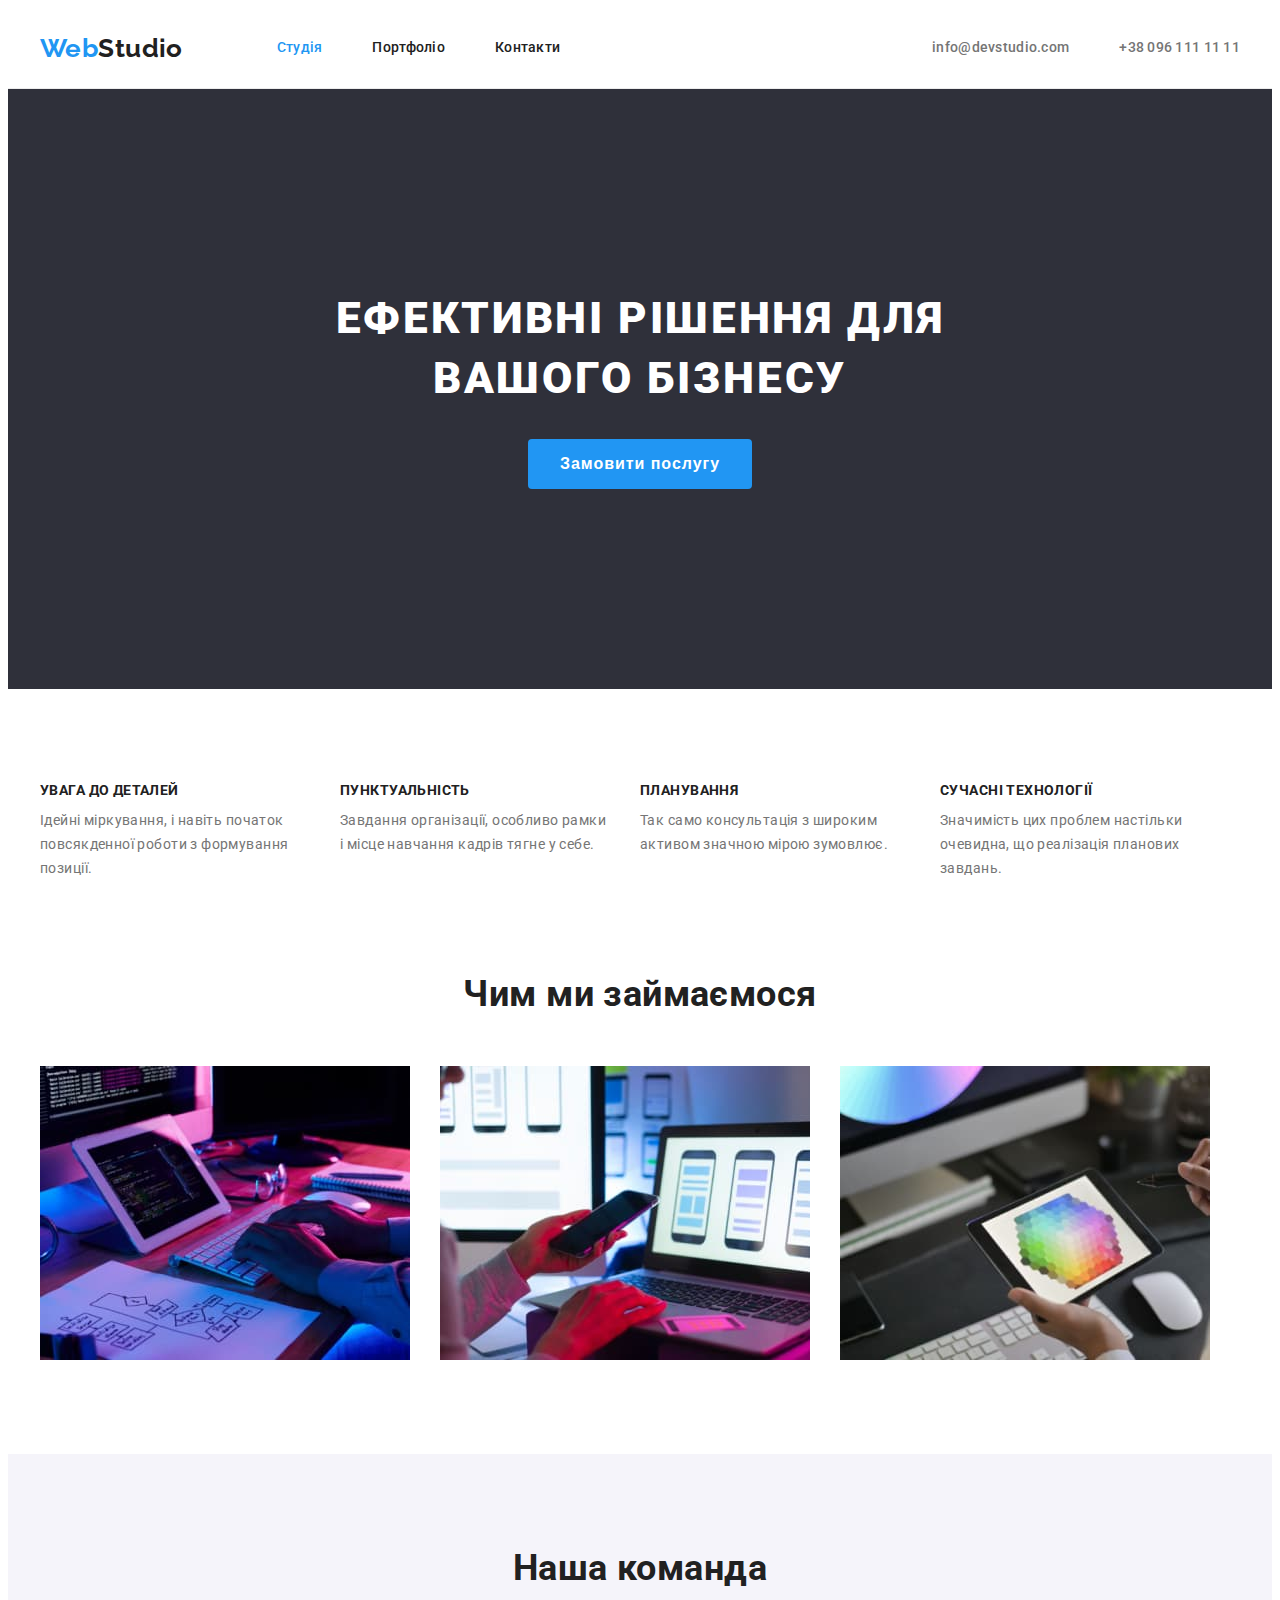
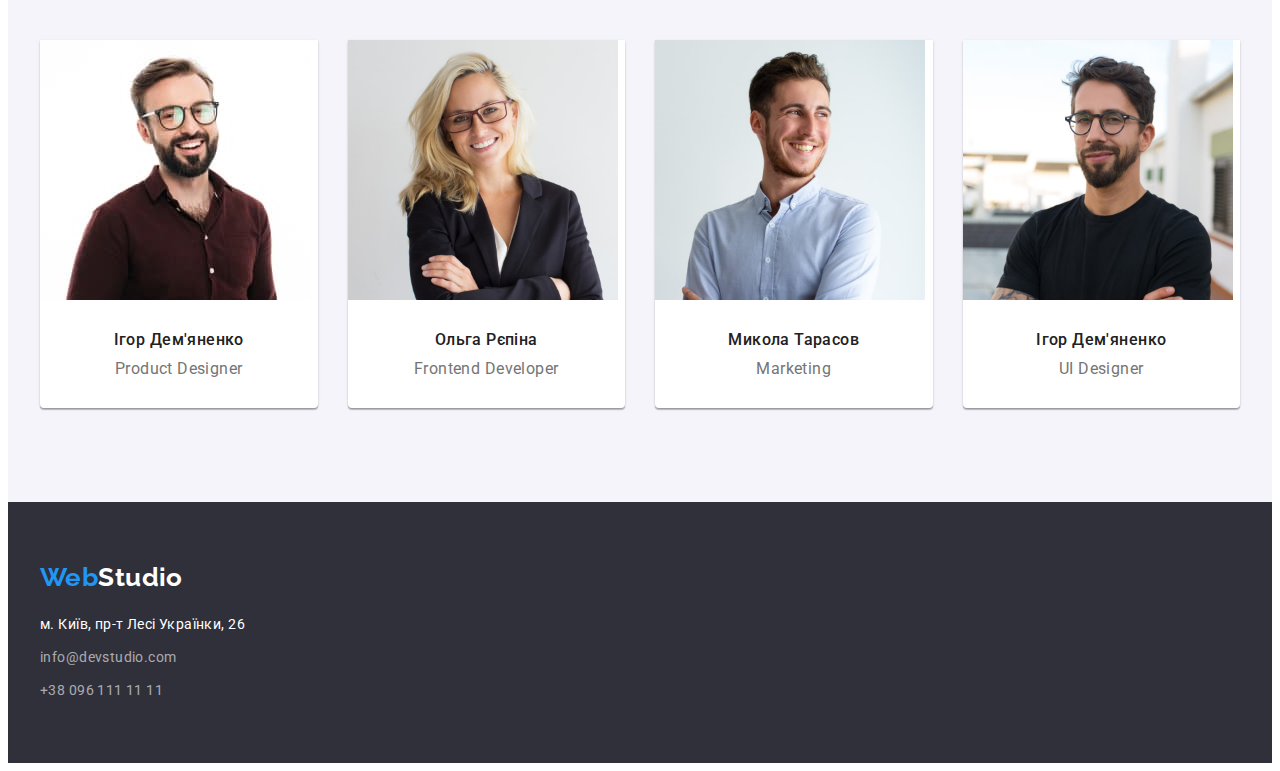
<file: index.html>
<!DOCTYPE html>
<html lang="uk">
  <head>
    <meta charset="UTF-8" />
    <meta http-equiv="X-UA-Compatible" content="IE=edge" />
    <meta name="viewport" content="width=device-width, initial-scale=1.0" />
    <title>WebStudio</title>
    <link
      href="https://fonts.googleapis.com/css2?family=Raleway:wght@700&family=Roboto:wght@400;500;700;900&display=swap"
      rel="stylesheet"
    />
    <link
      rel="stylesheet"
      href="https://cdnjs.cloudflare.com/ajax/libs/modern-normalize/1.1.0/modern-normalize.min.css"
      integrity="sha512-wpPYUAdjBVSE4KJnH1VR1HeZfpl1ub8YT/NKx4PuQ5NmX2tKuGu6U/JRp5y+Y8XG2tV+wKQpNHVUX03MfMFn9Q=="
      crossorigin="anonymous"
      referrerpolicy="no-referrer"
    />
    <link rel="stylesheet" href="./css/styles.css" />
  </head>
  <body>
    <header class="header">
      <div class="container">
        <!-- Навігація  сторінки-->
        <nav class="nav">
          <a href="./index.html" class="logo">Web<span class="logo-part">Studio</span></a>
          <ul class="nav-list list">
            <li><a href="./index.html" class="nav-link link current">Студія</a></li>
            <li><a href="./portfolio.html" class="nav-link link">Портфоліо</a></li>
            <li><a href="" class="nav-link link">Контакти</a></li>
          </ul>
        </nav>
        <ul class="contact-list list">
          <li>
            <a href="mailto:info@devstudio.com" class="contact-link link">info@devstudio.com</a>
          </li>
          <li><a href="tel:+380961111111" class="contact-link link">+38 096 111 11 11</a></li>
        </ul>
      </div>
    </header>
    <!-- Мейн -->
    <main class="main-part">
      <section class="section hero">
        <div class="container">
          <h1 class="hero-title">Ефективні рішення для вашого бізнесу</h1>
          <button type="button" class="hero-btn">Замовити послугу</button>
        </div>
      </section>
      <!-- Особливості -->
      <section class="section">
        <div class="container">
          <h2 class="visually-hidden">Особливості</h2>
          <ul class="features-list list">
            <li class="feature-item">
              <h3 class="feature-title feature-title">УВАГА ДО ДЕТАЛЕЙ</h3>
              <p class="feature-text">
                Ідейні міркування, і навіть початок повсякденної роботи з формування позиції.
              </p>
            </li>
            <li class="feature-item">
              <h3 class="feature-title feature-title">ПУНКТУАЛЬНІСТЬ</h3>
              <p class="feature-text">
                Завдання організації, особливо рамки і місце навчання кадрів тягне у себе.
              </p>
            </li>
            <li class="feature-item">
              <h3 class="feature-title feature-title">ПЛАНУВАННЯ</h3>
              <p class="feature-text">
                Так само консультація з широким активом значною мірою зумовлює.
              </p>
            </li>
            <li class="feature-item">
              <h3 class="feature-title feature-title">СУЧАСНІ ТЕХНОЛОГІЇ</h3>
              <p class="feature-text">
                Значимість цих проблем настільки очевидна, що реалізація планових завдань.
              </p>
            </li>
          </ul>
        </div>
      </section>
      <!-- Чим займаємось -->
      <section class="section work">
        <div class="container">
          <h2 class="section-title title">Чим ми займаємося</h2>
          <ul class="work-list list">
            <li><img src="./images/img1.jpg" alt="десктопні додатки" width="370" /></li>
            <li><img src="./images/img2.jpg" alt="мобільні додатки" width="370" /></li>
            <li><img src="./images/img3.jpg" alt="дизайнерські рішення" width="370" /></li>
          </ul>
        </div>
      </section>
      <!-- Наша команда -->
      <section class="section command">
        <div class="container">
          <h2 class="section-title command-title">Наша команда</h2>
          <ul class="command-list list">
            <li class="command-item">
              <img src="./images/faces/img1.jpg" alt="1 член команди" width="270" />
              <div class="user">
                <h3 class="command-member">Ігор Дем'яненко</h3>
                <p lang="en" class="command-position">Product Designer</p>
              </div>
            </li>
            <li class="command-item">
              <img src="./images/faces/img2.jpg" alt="2 член команди" width="270" />
              <div class="user">
                <h3 class="command-member">Ольга Рєпіна</h3>
                <p lang="en" class="command-position">Frontend Developer</p>
              </div>
            </li>
            <li class="command-item">
              <img src="./images/faces/img3.jpg" alt="3 член команди" width="270" />
              <div class="user">
                <h3 class="command-member">Микола Тарасов</h3>
                <p lang="en" class="command-position">Marketing</p>
              </div>
            </li>
            <li class="command-item">
              <img src="./images/faces/img4.jpg" alt="4 член команди" width="270" />
              <div class="user">
                <h3 class="command-member">Ігор Дем'яненко</h3>
                <p lang="en" class="command-position">UI Designer</p>
              </div>
            </li>
          </ul>
        </div>
      </section>
    </main>
    <!-- Футер -->
    <footer class="footer">
      <div class="container">
        <a href="./index.html" class="logfoot">Web<span class="logo-item">Studio</span></a>
        <address class="address">
          <ul class="address-list list">
            <li>
              <a
                href="https://goo.gl/maps/gvaD3csY2YhePkUS9"
                target="_blank"
                rel="noreferrer noopener"
                class="address-location"
                >м. Київ, пр-т Лесі Українки, 26
              </a>
            </li>
            <li>
              <a href="mailto:info@devstudio.com" class="footer-contact">info@devstudio.com</a>
            </li>
            <li><a href="tel:+380961111111" class="footer-contact">+38 096 111 11 11</a></li>
          </ul>
        </address>
      </div>
    </footer>
  </body>
</html>
</file>
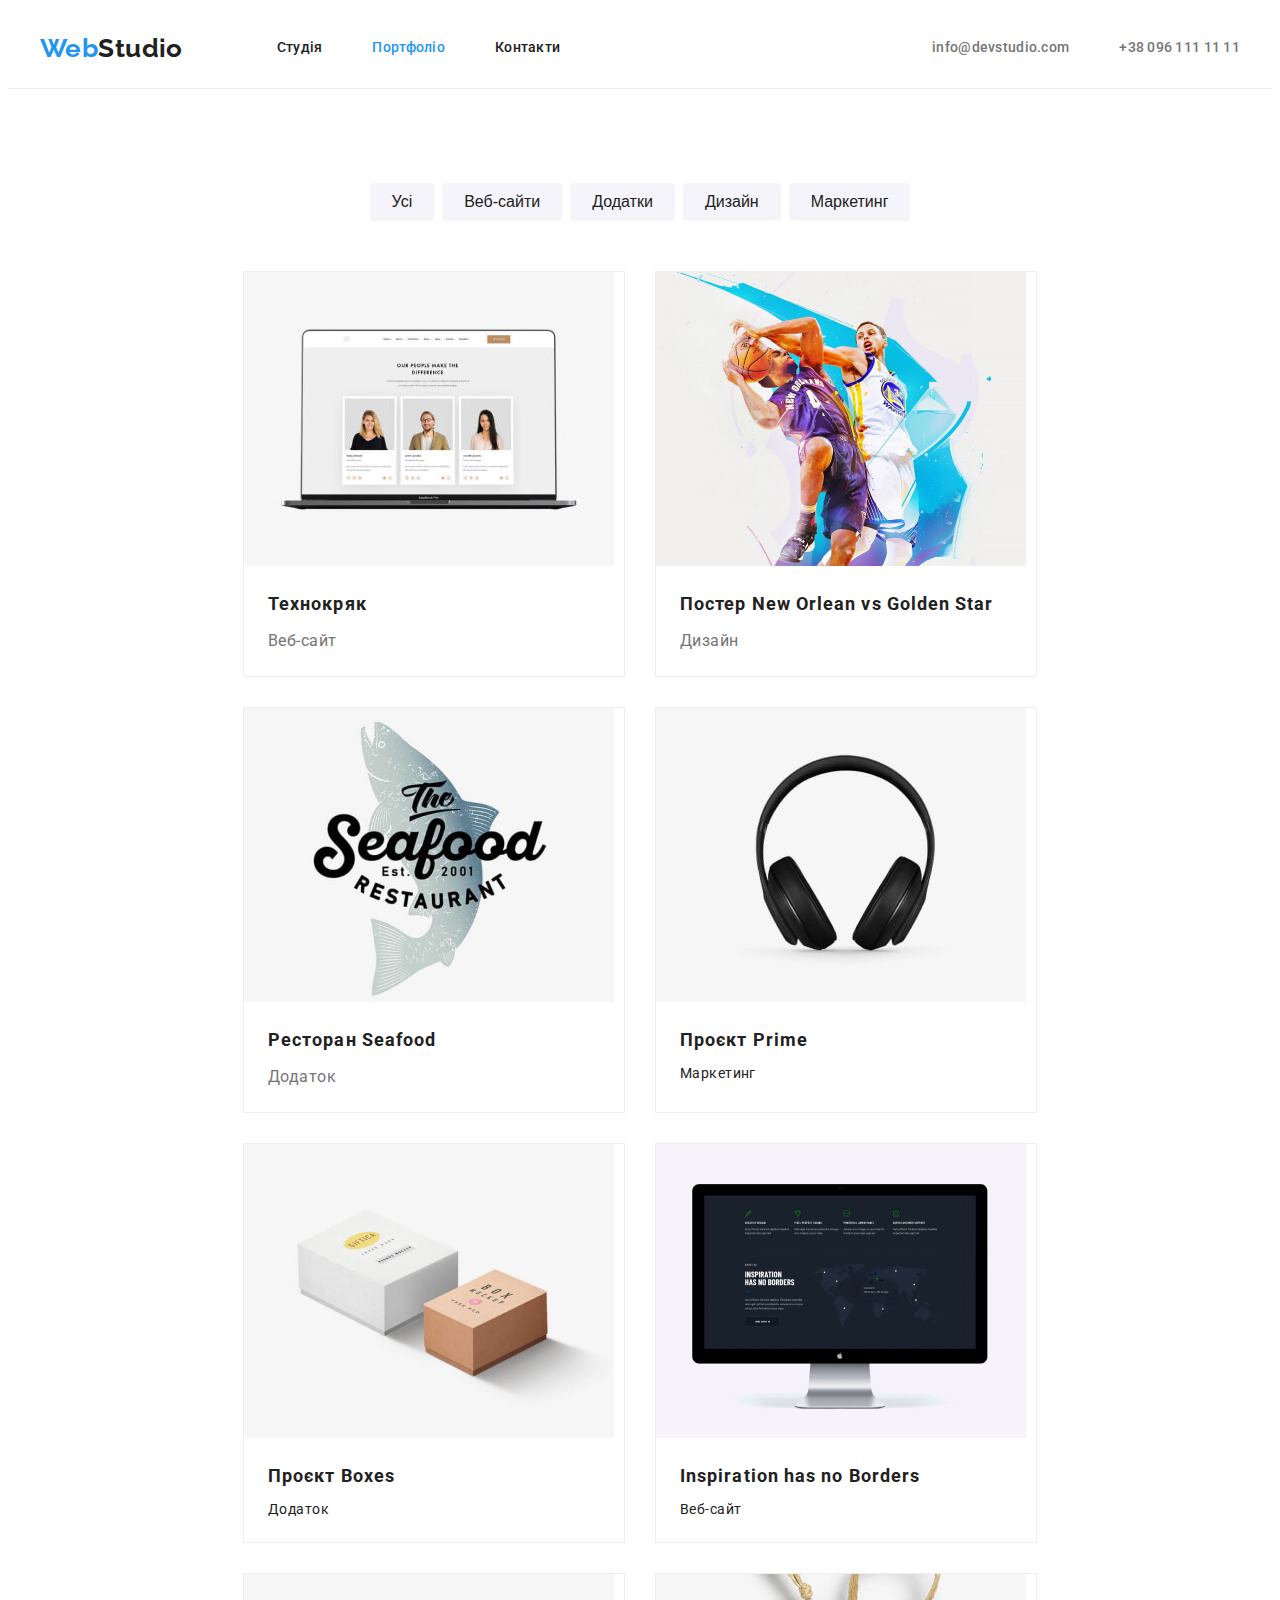
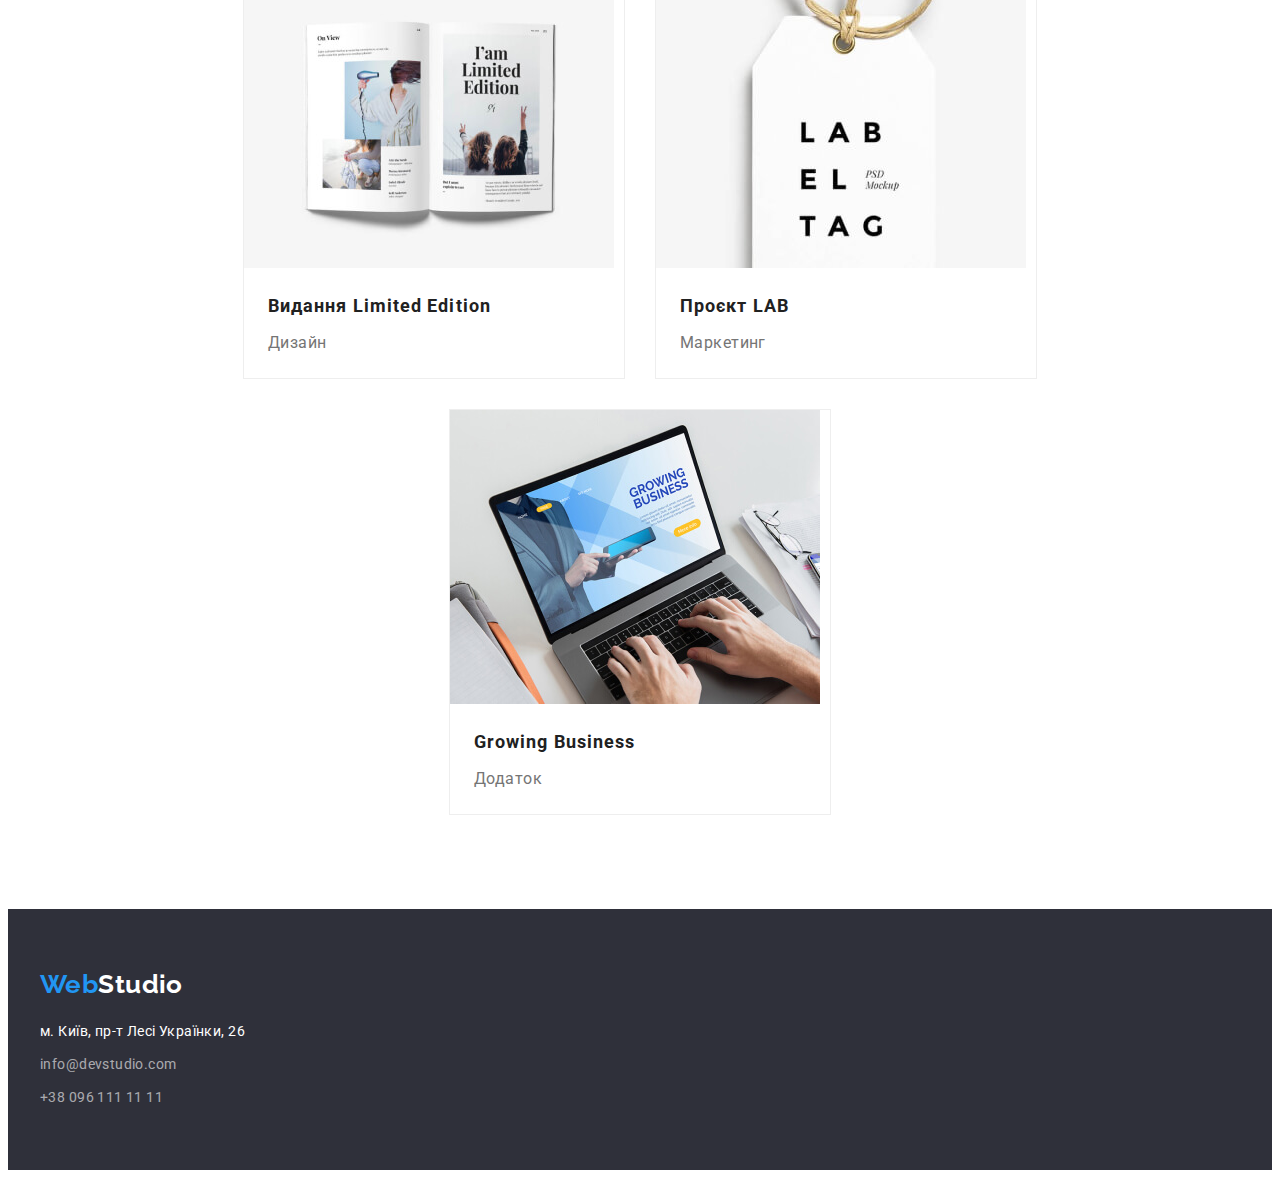
<file: portfolio.html>
<!DOCTYPE html>
<html lang="uk">
  <head>
    <meta charset="UTF-8" />
    <meta http-equiv="X-UA-Compatible" content="IE=edge" />
    <meta name="viewport" content="width=device-width, initial-scale=1.0" />
    <title>Portfolio</title>
    <link
      href="https://fonts.googleapis.com/css2?family=Raleway:wght@700&family=Roboto:wght@400;500;700;900&display=swap"
      rel="stylesheet"
    />
    <link
      rel="stylesheet"
      href="https://cdnjs.cloudflare.com/ajax/libs/modern-normalize/1.1.0/modern-normalize.min.css"
      integrity="sha512-wpPYUAdjBVSE4KJnH1VR1HeZfpl1ub8YT/NKx4PuQ5NmX2tKuGu6U/JRp5y+Y8XG2tV+wKQpNHVUX03MfMFn9Q=="
      crossorigin="anonymous"
      referrerpolicy="no-referrer"
    />
    <link rel="stylesheet" href="./css/styles.css" />
  </head>
  <body>
    <header class="header">
      <div class="container">
        <!-- Навігація  сторінки-->
        <nav class="nav">
          <a href="./index.html" class="logo">Web<span class="logo-part">Studio</span></a>
          <ul class="nav-list list">
            <li><a href="./index.html" class="nav-link link">Студія</a></li>
            <li><a href="./portfolio.html" class="nav-link link current">Портфоліо</a></li>
            <li><a href="" class="nav-link link">Контакти</a></li>
          </ul>
        </nav>
        <ul class="contact-list list">
          <li>
            <a href="mailto:info@devstudio.com" class="contact-link link">info@devstudio.com</a>
          </li>
          <li><a href="tel:+380961111111" class="contact-link link">+38 096 111 11 11</a></li>
        </ul>
      </div>
    </header>
    <!-- Мейн -->
    <main class="main-part">
      <section class="section">
        <div class="container">
          <!-- Всі кнопки -->
          <h1 class="visually-hidden">Всі кнопки</h1>
          <ul class="buttons-list">
            <li><button type="button" class="buttons-btn btn">Усі</button></li>
            <li><button type="button" class="buttons-btn btn">Веб-сайти</button></li>
            <li><button type="button" class="buttons-btn btn">Додатки</button></li>
            <li><button type="button" class="buttons-btn btn">Дизайн</button></li>
            <li><button type="button" class="buttons-btn btn">Маркетинг</button></li>
          </ul>
          <!-- Приклади проєктів -->
          <ul class="projects-list list">
            <li class="project-item">
              <img src="./images/portfolio/img-1.jpg" alt="Веб-сайт" width="370" />
              <div class="project">
                <h2 class="project-title">Технокряк</h2>
                <p class="project-info">Веб-сайт</p>
              </div>
            </li>
            <li class="project-item">
              <img src="./images/portfolio/img-2.jpg" alt="Дизайн" width="370" />
              <div class="project">
                <h2 class="project-title">
                  Постер <span lang="en">New Orlean vs Golden Star</span>
                </h2>
                <p class="project-info">Дизайн</p>
              </div>
            </li>
            <li class="project-item">
              <img src="./images/portfolio/img-3.jpg" alt="Додаток" width="370" />
              <div class="project">
                <h2 class="project-title">Ресторан <span lang="en">Seafood</span></h2>
                <p class="project-info">Додаток</p>
              </div>
            </li>
            <li class="project-item">
              <img src="./images/portfolio/img-4.jpg" alt="Маркетинг" width="370" />
              <div class="project">
                <h2 class="project-title">Проєкт <span lang="en">Prime</span></h2>
                <p class="example-info">Маркетинг</p>
              </div>
            </li>
            <li class="project-item">
              <img src="./images/portfolio/img-5.jpg" alt="Додаток" width="370" />
              <div class="project">
                <h2 class="project-title">Проєкт <span lang="en">Boxes</span></h2>
                <p class="ptoject-info">Додаток</p>
              </div>
            </li>
            <li class="project-item">
              <img src="./images/portfolio/img-6.jpg" alt="Веб-сайт" width="370" />
              <div class="project">
                <h2 lang="en" class="project-title">Inspiration has no Borders</h2>
                <p class="ptoject-info">Веб-сайт</p>
              </div>
            </li>
            <li class="project-item">
              <img src="./images/portfolio/img-7.jpg" alt="Дизайн" width="370" />
              <div class="project">
                <h2 class="project-title">Видання <span lang="en">Limited Edition</span></h2>
                <p class="project-info">Дизайн</p>
              </div>
            </li>
            <li class="project-item">
              <img src="./images/portfolio/img-8.jpg" alt="Маркетинг" width="370" />
              <div class="project">
                <h2 class="project-title">Проєкт <span lang="en">LAB</span></h2>
                <p class="project-info">Маркетинг</p>
              </div>
            </li>
            <li class="project-item">
              <img src="./images/portfolio/img-9.jpg" alt="Додаток" width="370" />
              <div class="project">
                <h2 lang="en" class="project-title">Growing Business</h2>
                <p class="project-info">Додаток</p>
              </div>
            </li>
          </ul>
        </div>
      </section>
    </main>
    <!-- Футер -->
    <footer class="footer">
      <div class="container">
        <a href="./index.html" class="logfoot">Web<span class="logo-item">Studio</span></a>
        <address class="address">
          <ul class="address-list list">
            <li>
              <a
                href="https://goo.gl/maps/gvaD3csY2YhePkUS9"
                target="_blank"
                rel="noreferrer noopener"
                class="address-location"
                >м. Київ, пр-т Лесі Українки, 26
              </a>
            </li>
            <li>
              <a href="mailto:info@devstudio.com" class="footer-contact">info@devstudio.com</a>
            </li>
            <li><a href="tel:+380961111111" class="footer-contact">+38 096 111 11 11</a></li>
          </ul>
        </address>
      </div>
    </footer>
  </body>
</html>
</file>
<file: css/styles.css>
:root {
  --primary-text-color: #212121;
  --secondary-text-color: #ffffff;
  --accent-color: #2196f3;
  --text-color: #757575;
  --main-background-color: #ffffff;
  --secondary-background-color: #2f303a;
  --button-background-color: #f5f4fa;
  --border-color: #eeeeee;
  --info-color: rgba(255, 255, 255, 0.6);

  --main-padding: 94px;
}
/* ----- Reset ---- */
p,
h1,
h2,
h3,
h4,
h5,
h6 {
  margin: 0px;
}
ul {
  margin: 0px;
}
.list {
  margin: 0px;
  padding: 0px;
  list-style: none;
}
.link {
  text-decoration: none;
  color: inherit;
}
img {
  display: block;
  max-width: 100%;
  height: auto;
}
body {
  color: var(--primary-text-color);
  background-color: var(--main-background-color);

  font-family: 'Roboto', 'Raleway', sans-serif;
  color: var(--primary-text-color);
  font-size: 14px;
  line-height: 1.71;
  letter-spacing: 0.03em;
}
/* -------- universal classes ------------*/
.container {
  width: 1200px;
  padding: 0px 15px;
  margin: 0 auto;
  /* outline: 2px solid tomato; */
}

.nav-link,
.section-link {
  font-weight: 500;
  line-height: 1.14;
  letter-spacing: 0.02em;
}
.section {
  padding: var(--main-padding) 0;
}
.section-title {
  font-size: 36px;
  line-height: 1.16;
  text-align: center;
  margin-bottom: 50px;
}
.feature-title {
  font-size: 14px;
  line-height: 1.14;
  text-transform: uppercase;
  margin-bottom: 10px;
}
.buttons-list {
  list-style: none;
  display: flex;
  justify-content: center;
  padding: 0;
  margin-bottom: 50px;
  gap: 8px;
}
/* .buttons-list > li:not(:last-child) {
  margin-right: 8px;
} */
/* ------ Сховати заголовки -------*/
.visually-hidden {
  position: absolute;
  width: 1px;
  height: 1px;
  margin: -1px;
  border: 0;
  padding: 0;
  white-space: nowrap;
  overflow: hidden;
}
/* --------- Header ----------*/
.header .container {
  display: flex;
  align-items: center;
}
.nav {
  display: flex;
  align-items: center;
}
.nav-list {
  display: flex;
}
.nav-list > li:not(:last-child) {
  margin-right: 50px;
}
.nav-link {
  display: block;
  padding: 32px 0;
}
.header {
  border-bottom: 1px solid #ececec;
}
.logo,
.logfoot {
  color: var(--accent-color);
  text-decoration: none;

  font-family: 'Raleway';
  font-weight: 700;
  font-size: 26px;
  line-height: 1.19;
}
.logo {
  display: flex;
  margin-right: 94px;
}
.logo-part {
  color: var(--primary-text-color);
}
.contact-list {
  display: flex;
  margin-left: auto;
  gap: 50px;
}
.contact-link {
  color: var(--text-color);
  text-decoration: none;

  font-weight: 500;
  line-height: 1.14;
  letter-spacing: 0.02em;
  display: block;
  padding: 32px 0;
}
.contact-link:hover,
.contact-link:focus {
  color: var(--accent-color);
}
/* Navigation part*/
.nav-link:hover,
.nav-link:focus {
  color: var(--accent-color);
}
.nav-link.current {
  color: var(--accent-color);
}
/* ------- Hero -------- */
.hero {
  background-color: var(--secondary-background-color);
  padding: 200px 0;
}
.hero-title {
  color: var(--secondary-text-color);
  font-weight: 900;
  font-size: 44px;
  line-height: 1.36;
  text-align: center;
  letter-spacing: 0.06em;
  text-transform: uppercase;

  display: block;
  margin: 0 auto;
  max-width: 696px;
  margin-bottom: 30px;
}
.hero-btn {
  border: none;
  color: var(--secondary-text-color);
  background-color: var(--accent-color);

  font-weight: 700;
  font-size: 16px;
  line-height: 1.88;
  letter-spacing: 0.06em;
  border-radius: 4px;

  cursor: pointer;
  display: block;
  margin: 0 auto;
  padding: 10px 32px;
}
/* ------- Work -------- */
.work {
  padding-top: 0px;
}
.work-list {
  display: flex;
}
.work-list > li:not(:last-child) {
  margin-right: 30px;
}

/* -------- Features --------------- */
.features-list {
  display: flex;
}
.feature-item:not(:last-child) {
  margin-right: 30px;
}
.feature-text {
  color: var(--text-color);
  max-width: 270px;
}
/* -------- Command ------------------ */
.command {
  background-color: #f5f4fa;
}
.user {
  padding-top: 30px;
  padding-bottom: 30px;
}
.command-member {
  font-weight: 500;
  font-size: 16px;
  line-height: 1.19;
  text-align: center;
}
.command-position {
  color: var(--text-color);
  font-size: 16px;
  line-height: 1.19;
  text-align: center;
}
.command-list {
  display: flex;
}
.command-list > li:not(:last-child) {
  margin-right: 30px;
}
.command-item {
  background-color: var(--main-background-color);
  flex-basis: calc((100% - 60px) / 3);
  box-shadow: 0px 1px 3px rgba(0, 0, 0, 0.12), 0px 1px 1px rgba(0, 0, 0, 0.14),
    0px 2px 1px rgba(0, 0, 0, 0.2);
  border-radius: 0px 0px 4px 4px;
}
.command-member {
  margin-bottom: 10px;
}

/* Buttons */
.btn {
  border-radius: 4px;
  border: none;
  padding: 6px 22px;
  color: var(--primary-text-color);
  background: var(--button-background-color);
  cursor: pointer;
  font-size: 16px;
  line-height: 1.62;
}
.btn:hover,
.btn:focus {
  color: var(--secondary-text-color);
  background: var(--accent-color);
}
/* ------ Examples of projects ---------- */
.projects-list {
  display: flex;
  flex-wrap: wrap;
  justify-content: center;
  gap: 30px;
}
.project {
  padding: 20px 24px;
}
.project-title {
  font-size: 18px;
  line-height: 2;
  letter-spacing: 0.06em;
  margin-bottom: 4px;
}
.project-info {
  font-size: 16px;
  line-height: 1.88;
  color: var(--text-color);
}
.project-item {
  width: calc((100% - 60px) / 3);
  border: 1px solid #eeeeee;
}
.project-item:nth-child(3n) {
  margin-right: 0;
}
/* ----------- Footer ------------- */
.footer {
  background: var(--secondary-background-color);
  padding: 60px 0;
}
.logfoot {
  display: block;
  margin-bottom: 20px;
}
.address {
  font-style: normal;
}
.address-list {
  display: flex;
  flex-direction: column;
  gap: 9px;
}
.address-location,
.logo-item {
  color: var(--secondary-text-color);

  text-decoration: none;
}
.footer-contact {
  color: var(--info-color);

  text-decoration: none;
}
.footer-contact:hover,
.footer-contact:focus {
  color: var(--accent-color);
}
</file>
